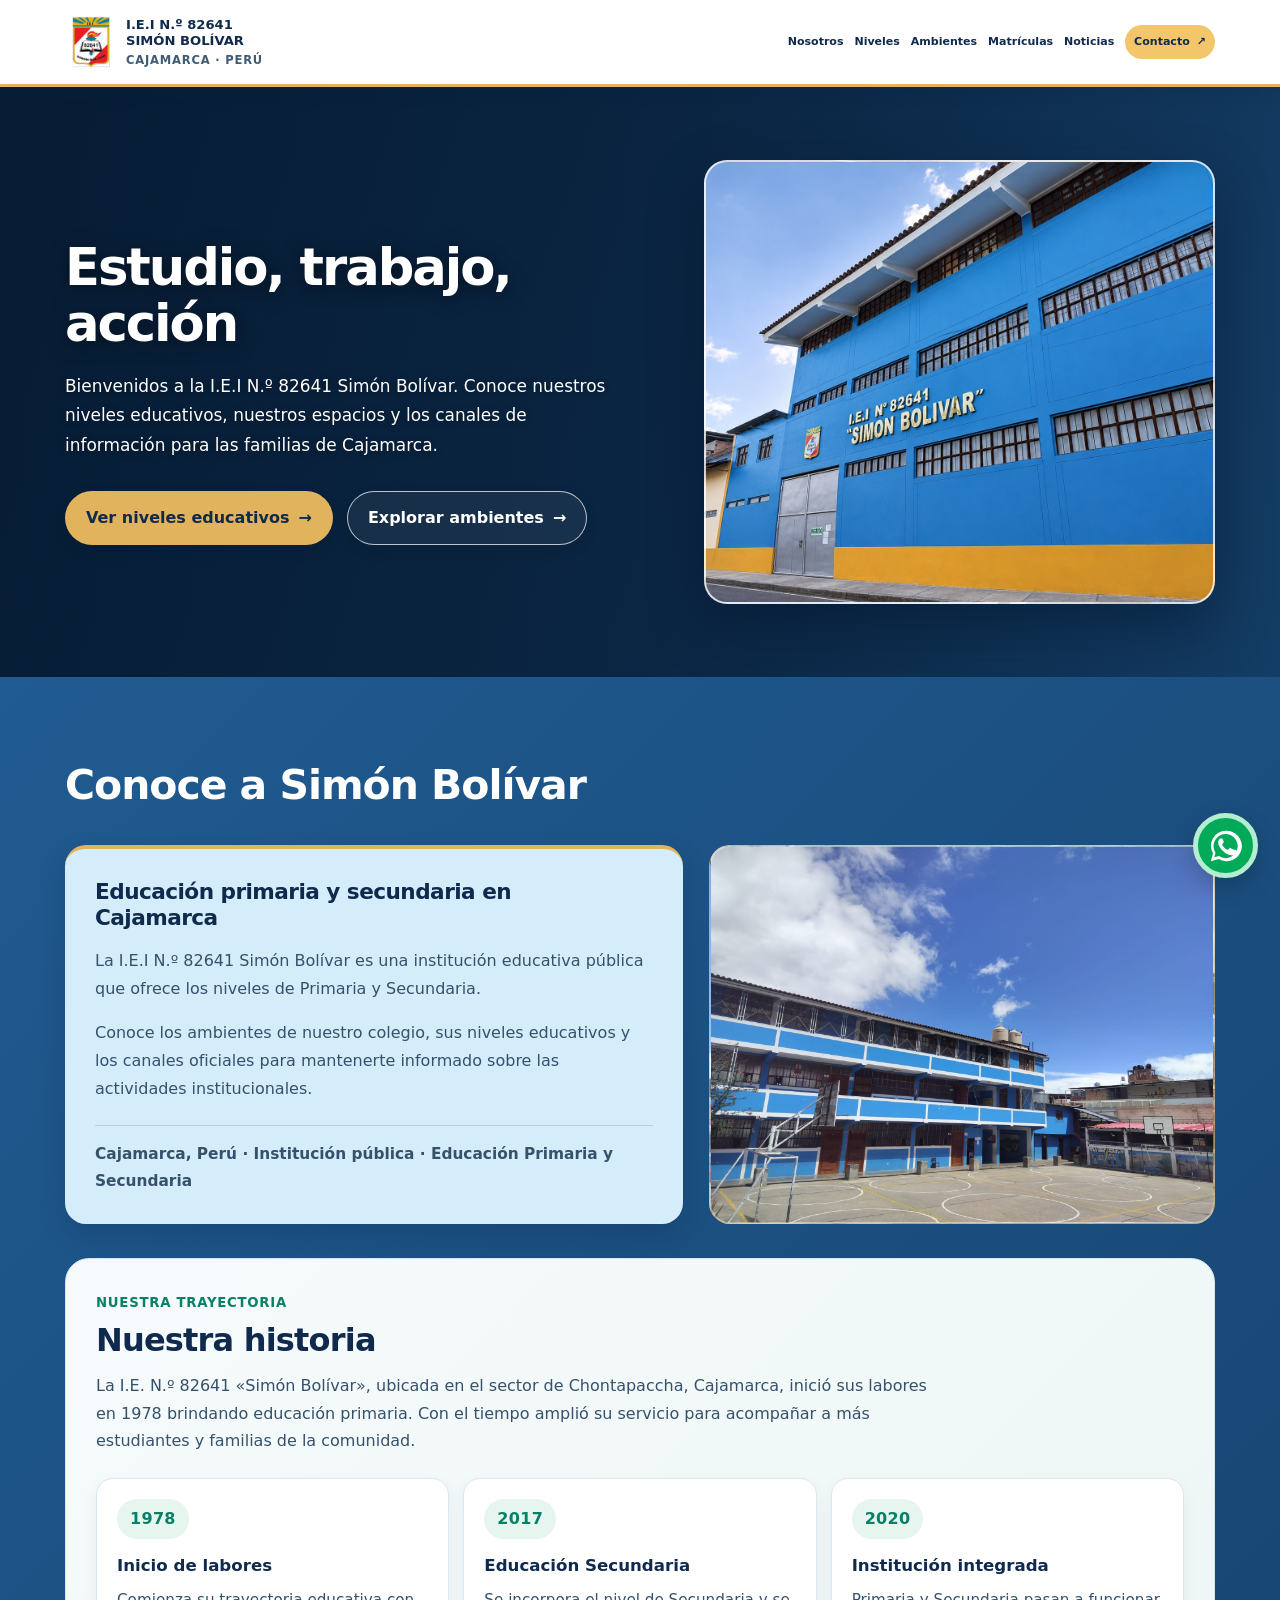
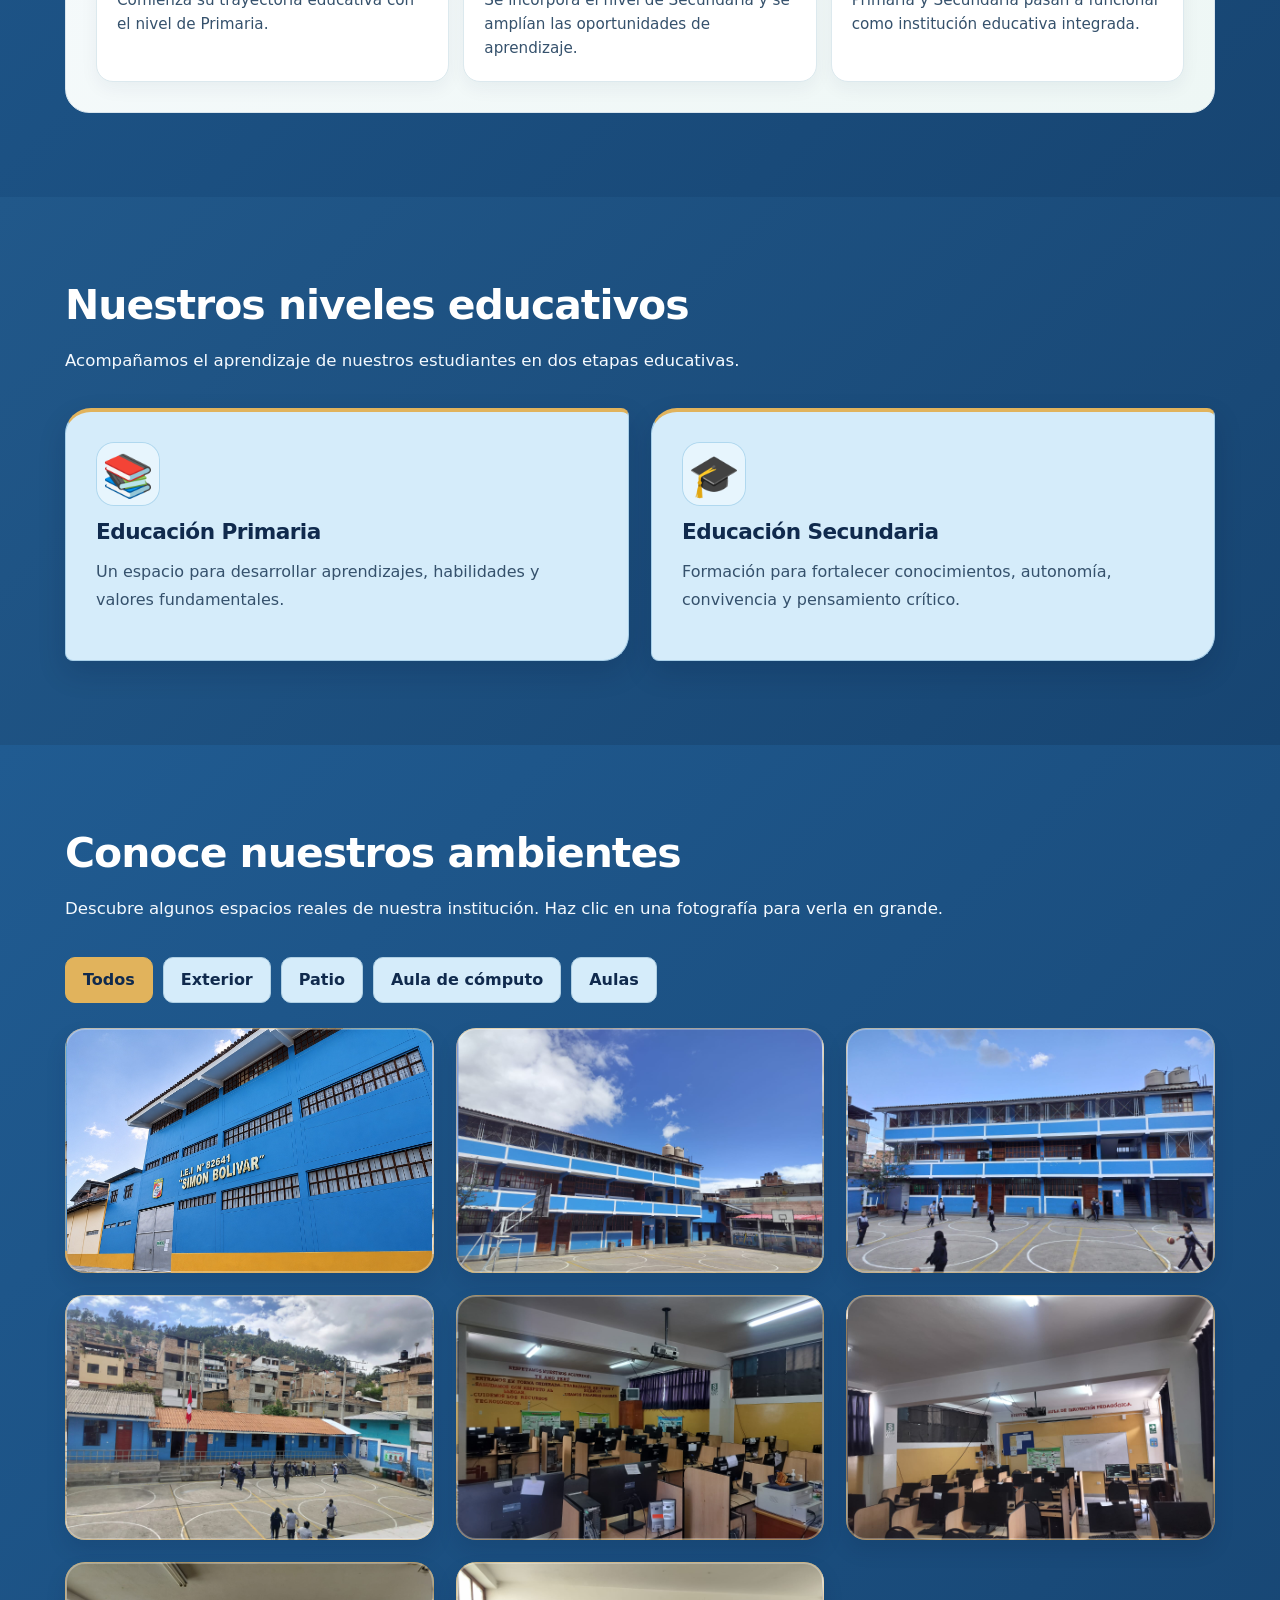
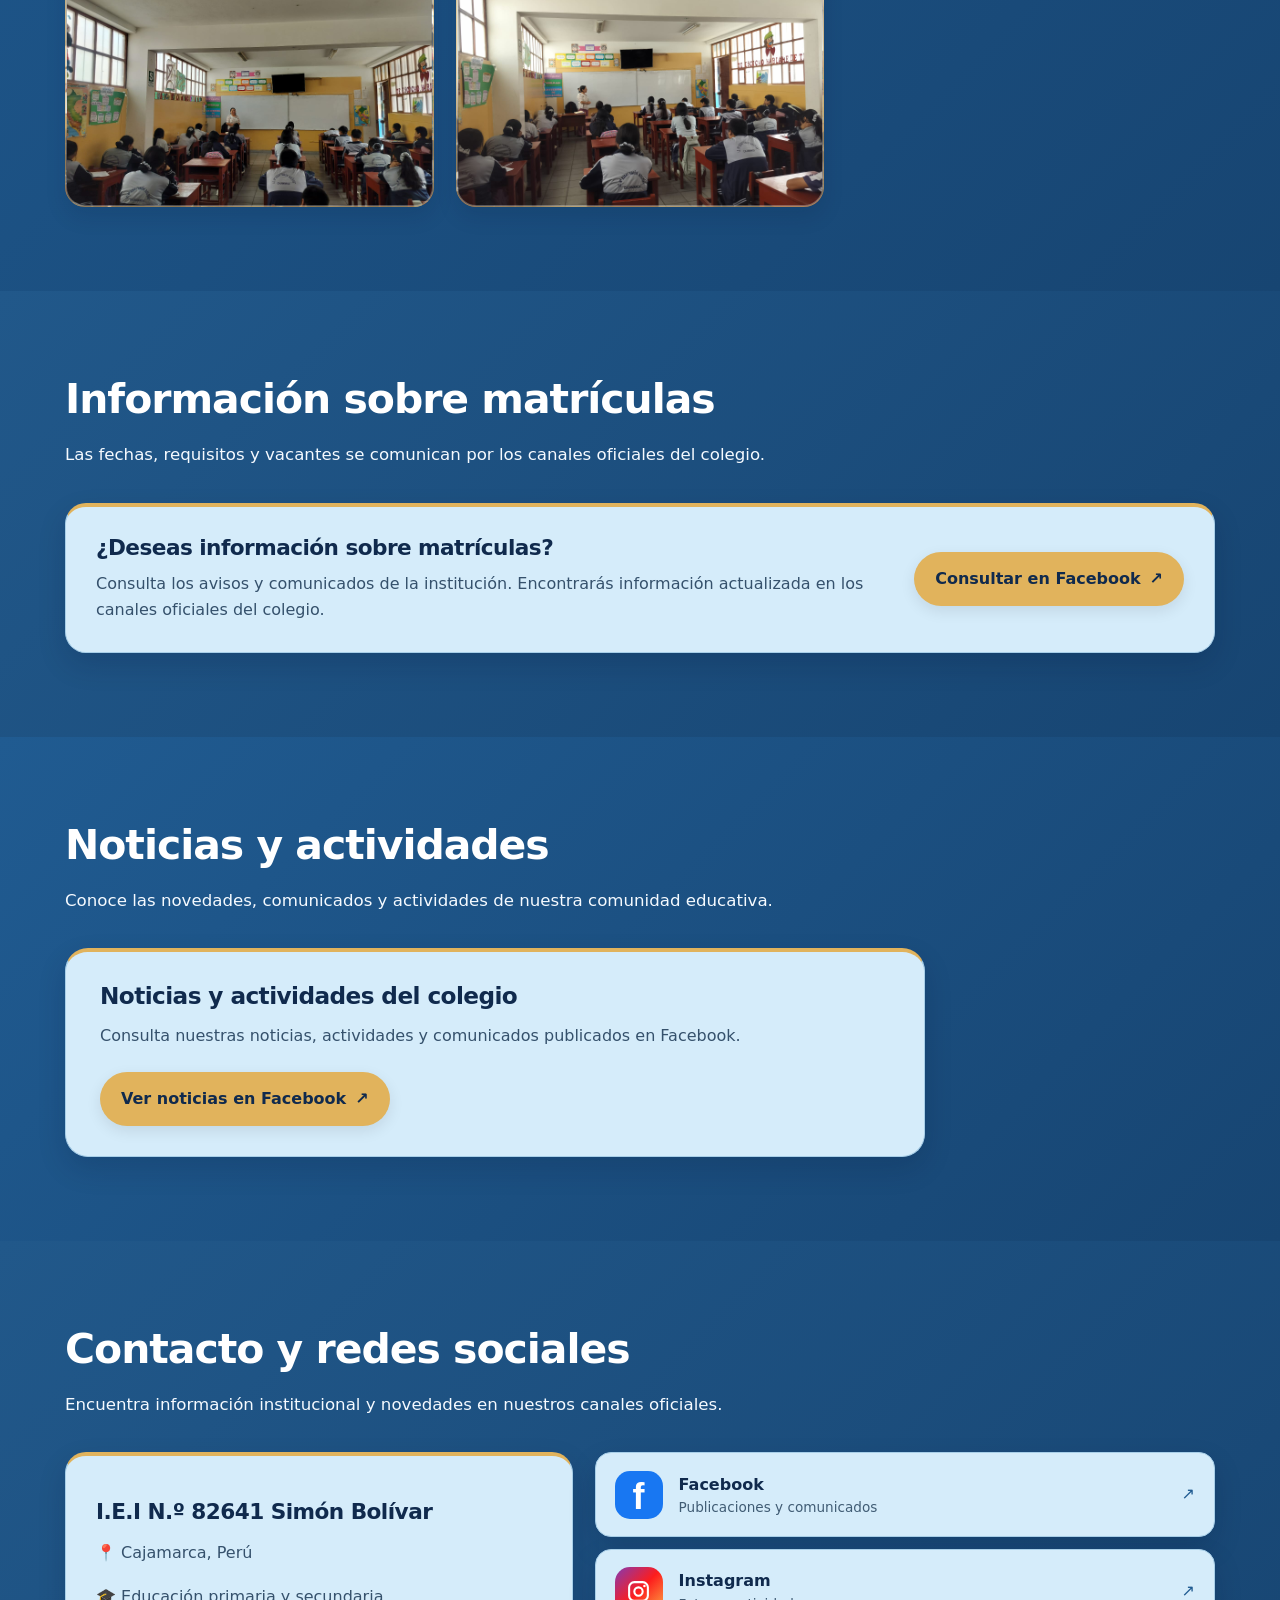
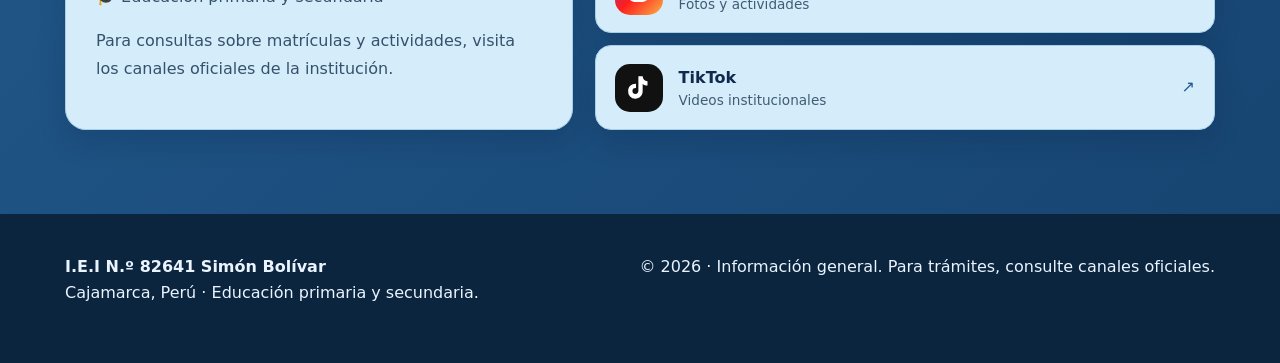
<file: index.html>
<!doctype html>
<html lang="es">
<head>
<meta charset="utf-8"><meta name="viewport" content="width=device-width,initial-scale=1">
<meta name="description" content="Página web oficial de la I.E. N.º 82641 Simón Bolívar de Cajamarca, Perú. Conoce nuestros niveles de primaria y secundaria, instalaciones, matrículas, noticias y contacto institucional.">
<title>I.E. N.º 82641 Simón Bolívar – Colegio en Cajamarca</title>
  
<script type="application/ld+json">
{
  "@context": "https://schema.org",
  "@type": "EducationalOrganization",
  "name": "I.E. N.º 82641 Simón Bolívar",
  "url": "https://iei82641simonbolivar.github.io/",
  "description": "Institución educativa pública de educación primaria y secundaria ubicada en Cajamarca, Perú.",
  "sameAs": [
    "https://www.facebook.com/profile.php?id=61596645175140",
    "https://www.instagram.com/iei.simonbolivarcajamarca/",
    "https://www.tiktok.com/@i.e.i.82641simon.bolivar"
  ]
}
</script>

<link rel="stylesheet" href="styles.css?v=20261125-original-restaurado">
</head>
<body>

<header class="header">
  <div class="wrap nav">
    <a class="brand" href="#inicio" aria-label="Inicio Simón Bolívar">
      <img src="assets/insignia.png" alt="Insignia de la I.E.I N.º 82641 Simón Bolívar" class="logo">
      <span>I.E.I N.º 82641 <strong>SIMÓN BOLÍVAR</strong><small>CAJAMARCA · PERÚ</small></span>
    </a>
    <button class="menu-toggle" aria-expanded="false" aria-controls="nav-menu" id="menu-toggle"><span aria-hidden="true">☰</span> Menú</button>
    <nav class="menu" id="nav-menu" aria-label="Principal">
      <a href="#nosotros">Nosotros</a><a href="#niveles">Niveles</a><a href="#ambientes">Ambientes</a>
      <a href="#matricula">Matrículas</a><a href="#noticias">Noticias</a><a href="#contacto" class="nav-contact">Contacto <span aria-hidden="true">↗</span></a>
    </nav>
  </div>
</header>
<main>
<section class="hero" id="inicio">
 <video class="hero-background-video" autoplay muted loop playsinline preload="metadata" aria-hidden="true" tabindex="-1">
   <source src="assets/fachada-animada.mp4" type="video/mp4">
 </video>
 <div class="hero-video-shade" aria-hidden="true"></div>
 <div class="wrap hero-grid">
   <div class="hero-copy">
      <h1>Estudio, trabajo, acción</h1>
      <p>Bienvenidos a la I.E.I N.º 82641 Simón Bolívar. Conoce nuestros niveles educativos, nuestros espacios y los canales de información para las familias de Cajamarca.</p>
      <div class="actions"><a class="btn primary" href="#niveles">Ver niveles educativos <span aria-hidden="true">→</span></a><a class="btn ghost" href="#ambientes">Explorar ambientes <span aria-hidden="true">→</span></a></div>
   </div>
   <div class="hero-photo photo-slot" data-image="fachada.jpg" role="img" aria-label="Fachada principal del colegio">
      <span class="photo-icon">🏫</span><strong>Fachada del colegio</strong><small>Fotografía institucional</small>
   </div>
 </div>
</section>
<section id="nosotros" class="section">
  <div class="wrap">
    <div class="heading"><h2>Conoce a Simón Bolívar</h2></div>
    <div class="institution-grid">
      <div class="institution-info">
        <h3>Educación primaria y secundaria en Cajamarca</h3>
        <p>La I.E.I N.º 82641 Simón Bolívar es una institución educativa pública que ofrece los niveles de Primaria y Secundaria.</p>
        <p>Conoce los ambientes de nuestro colegio, sus niveles educativos y los canales oficiales para mantenerte informado sobre las actividades institucionales.</p>
        <p class="institution-details">Cajamarca, Perú · Institución pública · Educación Primaria y Secundaria</p>
      </div>
      <div class="institution-photo" data-image="patio-2.jpeg" role="img" aria-label="Patio del colegio Simón Bolívar"></div>
    </div>
    <div class="school-history" aria-labelledby="school-history-title">
      <div class="school-history-intro">
        <span class="history-eyebrow">Nuestra trayectoria</span>
        <h3 id="school-history-title">Nuestra historia</h3>
        <p>La I.E. N.º 82641 «Simón Bolívar», ubicada en el sector de Chontapaccha, Cajamarca, inició sus labores en 1978 brindando educación primaria. Con el tiempo amplió su servicio para acompañar a más estudiantes y familias de la comunidad.</p>
      </div>
      <div class="history-timeline" aria-label="Momentos importantes de la institución">
        <article class="history-milestone"><span class="history-year">1978</span><h4>Inicio de labores</h4><p>Comienza su trayectoria educativa con el nivel de Primaria.</p></article>
        <article class="history-milestone"><span class="history-year">2017</span><h4>Educación Secundaria</h4><p>Se incorpora el nivel de Secundaria y se amplían las oportunidades de aprendizaje.</p></article>
        <article class="history-milestone"><span class="history-year">2020</span><h4>Institución integrada</h4><p>Primaria y Secundaria pasan a funcionar como institución educativa integrada.</p></article>
      </div>
    </div>
  </div>
</section>
<section id="niveles" class="section soft">
 <div class="wrap">
  <div class="heading"><h2>Nuestros niveles educativos</h2><p>Acompañamos el aprendizaje de nuestros estudiantes en dos etapas educativas.</p></div>
  <div class="cards two">
    <article class="card level"><div class="level-icon">📚</div><h3>Educación Primaria</h3><p>Un espacio para desarrollar aprendizajes, habilidades y valores fundamentales.</p></article>
    <article class="card level"><div class="level-icon">🎓</div><h3>Educación Secundaria</h3><p>Formación para fortalecer conocimientos, autonomía, convivencia y pensamiento crítico.</p></article>
  </div>
 </div>
</section>
<section id="ambientes" class="section">
 <div class="wrap">
   <div class="heading"><h2>Conoce nuestros ambientes</h2><p>Descubre algunos espacios reales de nuestra institución. Haz clic en una fotografía para verla en grande.</p></div>
   <div class="filters" role="group" aria-label="Filtrar fotografías">
     <button class="filter active" data-filter="todos" aria-pressed="true">Todos</button>
     <button class="filter" data-filter="exteriores" aria-pressed="false">Exterior</button>
     <button class="filter" data-filter="patio" aria-pressed="false">Patio</button>
     <button class="filter" data-filter="computo" aria-pressed="false">Aula de cómputo</button>
     <button class="filter" data-filter="aulas" aria-pressed="false">Aulas</button>
   </div>
   <div class="cards gallery">
     <button type="button" class="gallery-card" data-group="exteriores" data-file="fachada.jpg" data-title="Fachada principal" aria-label="Ver fotografía ampliada: Fachada principal"><span class="photo-placeholder">Fotografía del colegio</span></button>
     <button type="button" class="gallery-card" data-group="patio exteriores" data-file="patio-2.jpeg" data-title="Patio principal" aria-label="Ver fotografía ampliada: Patio principal"><span class="photo-placeholder">Fotografía del colegio</span></button>
     <button type="button" class="gallery-card" data-group="patio exteriores" data-file="patio.jpg" data-title="Patio del colegio: otra vista" aria-label="Ver fotografía ampliada: Patio del colegio: otra vista"><span class="photo-placeholder">Fotografía del patio</span></button>
     <button type="button" class="gallery-card" data-group="patio exteriores" data-file="patio-3.jpeg" data-title="Patio y bandera del Perú" aria-label="Ver fotografía ampliada: Patio y bandera del Perú"><span class="photo-placeholder">Fotografía del patio</span></button>
     <button type="button" class="gallery-card" data-group="computo" data-file="computo-1.jpeg" data-title="Aula de cómputo: vista general" aria-label="Ver fotografía ampliada: Aula de cómputo: vista general"><span class="photo-placeholder">Fotografía del aula</span></button>
     <button type="button" class="gallery-card" data-group="computo" data-file="computo-2.jpeg" data-title="Aula de innovación pedagógica" aria-label="Ver fotografía ampliada: Aula de innovación pedagógica"><span class="photo-placeholder">Fotografía del aula</span></button>
     <button type="button" class="gallery-card" data-group="aulas" data-file="aula-1.jpeg" data-title="Aula de clases: primera vista" aria-label="Ver fotografía ampliada: Aula de clases: primera vista"><span class="photo-placeholder">Fotografía del aula</span></button>
     <button type="button" class="gallery-card" data-group="aulas" data-file="aula-2.jpeg" data-title="Aula de clases: segunda vista" aria-label="Ver fotografía ampliada: Aula de clases: segunda vista"><span class="photo-placeholder">Fotografía del aula</span></button>
   </div>
   <p id="gallery-empty" class="gallery-empty" hidden>No se encontraron fotografías en esta categoría.</p>
 </div>
</section>
<section id="matricula" class="section soft">
 <div class="wrap">
  <div class="heading"><h2>Información sobre matrículas</h2><p>Las fechas, requisitos y vacantes se comunican por los canales oficiales del colegio.</p></div>
  <div class="info-banner">
    <div><h3>¿Deseas información sobre matrículas?</h3><p>Consulta los avisos y comunicados de la institución. Encontrarás información actualizada en los canales oficiales del colegio.</p></div>
    <a class="btn primary" href="https://www.facebook.com/profile.php?id=61596645175140" target="_blank" rel="noopener noreferrer">Consultar en Facebook <span aria-hidden="true">↗</span></a>
  </div>
 </div>
</section>
<section id="noticias" class="section">
 <div class="wrap">
  <div class="heading"><h2>Noticias y actividades</h2><p>Conoce las novedades, comunicados y actividades de nuestra comunidad educativa.</p></div>
  <div class="news-clean">
    <div class="news-clean-body">
      <h3>Noticias y actividades del colegio</h3>
      <p>Consulta nuestras noticias, actividades y comunicados publicados en Facebook.</p>
      <a class="btn primary" href="https://www.facebook.com/profile.php?id=61596645175140" target="_blank" rel="noopener noreferrer">Ver noticias en Facebook <span aria-hidden="true">↗</span></a>
    </div>
  </div>
 </div>
</section>
<section id="contacto" class="section soft">
 <div class="wrap">
  <div class="heading"><h2>Contacto y redes sociales</h2><p>Encuentra información institucional y novedades en nuestros canales oficiales.</p></div>
  <div class="contact-layout">
    <article class="card contact-about"><h3>I.E.I N.º 82641 Simón Bolívar</h3><p>📍 Cajamarca, Perú</p><p>🎓 Educación primaria y secundaria</p><p>Para consultas sobre matrículas y actividades, visita los canales oficiales de la institución.</p></article>
    <div class="social-grid">
      <a class="social-card facebook" href="https://www.facebook.com/profile.php?id=61596645175140" target="_blank" rel="noopener noreferrer" aria-label="Abrir Facebook del colegio"><span class="brand-mark"><span class="facebook-letter" aria-hidden="true">f</span></span><span><strong>Facebook</strong><small>Publicaciones y comunicados</small></span><span aria-hidden="true">↗</span></a>
      <a class="social-card instagram" href="https://www.instagram.com/iei.simonbolivarcajamarca/" target="_blank" rel="noopener noreferrer" aria-label="Abrir Instagram del colegio"><span class="brand-mark"><svg viewBox="0 0 24 24" aria-hidden="true"><rect x="3" y="3" width="18" height="18" rx="5" fill="none" stroke="currentColor" stroke-width="2"/><circle cx="12" cy="12" r="4" fill="none" stroke="currentColor" stroke-width="2"/><circle cx="17.7" cy="6.6" r="1.2" fill="currentColor"/></svg></span><span><strong>Instagram</strong><small>Fotos y actividades</small></span><span aria-hidden="true">↗</span></a>
      <a class="social-card tiktok" href="https://www.tiktok.com/@i.e.i.82641simon.bolivar" target="_blank" rel="noopener noreferrer" aria-label="Abrir TikTok del colegio"><span class="brand-mark"><svg viewBox="0 0 24 24" aria-hidden="true"><path fill="currentColor" d="M15.7 2c.2 2.6 1.7 4.2 4.3 4.4v3.8c-1.8 0-3.1-.5-4.3-1.4v6.4c0 4.1-2.9 6.8-6.5 6.8A6.4 6.4 0 0 1 2.8 15c0-3.8 3.1-6.6 7-6.4v3.8a2.7 2.7 0 0 0-3.2 2.7c0 1.6 1.1 2.7 2.6 2.7 1.8 0 2.7-1.3 2.7-3.1V2h3.8Z"/></svg></span><span><strong>TikTok</strong><small>Videos institucionales</small></span><span aria-hidden="true">↗</span></a>
    </div>
  </div>
 </div>
</section>
</main>
<footer><div class="wrap footer-content"><div><strong>I.E.I N.º 82641 Simón Bolívar</strong><p>Cajamarca, Perú · Educación primaria y secundaria.</p></div><div><p>© <span id="year"></span> · Información general. Para trámites, consulte canales oficiales.</p></div></div></footer>
<div class="sia-widget" id="sia-widget">
  <section class="sia-panel" id="sia-panel" role="dialog" aria-modal="false" aria-label="Conversar con SIA" aria-hidden="true" hidden>
    <div class="sia-panel-header">
      <img src="assets/insignia.png" alt="Insignia del colegio" class="sia-avatar" loading="lazy">
      <div class="sia-heading"><strong>SIA · Simón Bolívar</strong><span>Asistente virtual</span></div>
      <button class="sia-close" id="sia-close" type="button" aria-label="Cerrar ventana de SIA">×</button>
    </div>
    <div class="sia-panel-body"><div class="sia-greeting">¡Hola! 👋 Soy SIA, la asistente virtual de la I.E. Simón Bolívar de Cajamarca. ¿En qué puedo ayudarte?</div></div>
    <div class="sia-panel-footer"><a class="sia-start" id="sia-start" href="#" target="_blank" rel="noopener noreferrer" aria-label="Iniciar conversación de WhatsApp con SIA">Iniciar conversación <span aria-hidden="true">↗</span></a></div>
  </section>
  <button class="sia-launcher" id="sia-launcher" type="button" aria-controls="sia-panel" aria-expanded="false" aria-label="Abrir chat de SIA por WhatsApp" title="Consulta con SIA">
    <svg viewBox="0 0 32 32" aria-hidden="true" focusable="false"><path fill="currentColor" d="M16 2.5a13.3 13.3 0 0 0-11.5 20L2.5 29.5l7.2-1.9A13.5 13.5 0 1 0 16 2.5Zm0 24.3c-2.1 0-4.1-.6-5.8-1.7l-.4-.2-4.2 1.1 1.1-4.1-.3-.4a10.7 10.7 0 1 1 9.6 5.3Zm5.9-8c-.3-.2-1.9-1-2.2-1.1-.3-.1-.5-.2-.7.2-.2.3-.8 1.1-1 1.3-.2.2-.4.3-.7.1-.4-.2-1.5-.5-2.8-1.8-1-1-1.6-2.2-1.8-2.6-.2-.4 0-.6.2-.8l.6-.7.4-.6c.1-.2 0-.5 0-.7l-1-2.3c-.2-.6-.5-.5-.8-.5h-.7c-.3 0-.7.1-1 .5-.4.4-1.4 1.4-1.4 3.4 0 2 1.5 3.9 1.7 4.2.2.3 3 4.6 7.3 6.2 1 .3 1.7.5 2.3.6 1 .2 1.8.1 2.5-.2.7-.3 2.1-1 2.4-2 .3-.9.3-1.7.2-1.9-.1-.2-.4-.4-.7-.5Z"/></svg>
  </button>
</div>
<dialog id="lightbox" aria-label="Fotografía del ambiente"><button id="close-dialog" class="close-dialog" aria-label="Cerrar fotografía">×</button><h3 id="dialog-title"></h3><div id="dialog-content"></div></dialog>
<script src="config.js?v=20261125-sia2"></script><script src="script.js?v=20261125-sia2"></script>
</body>
</html>
</file>
<file: styles.css>
:root {--navy:#102A4D;--blue:#205B91;--gold:#E1B35C;--sky:#D5ECFA;--ink:#102A4D;--soft:#405C74;--line:#AFCFE3}
*{box-sizing:border-box}html{scroll-behavior:smooth;scroll-padding-top:85px}body{margin:0;font:16px/1.65 system-ui,-apple-system,"Segoe UI",Arial,sans-serif;color:#102A4D;background:#174572}button,input{font:inherit}a{color:inherit}button{cursor:pointer}a:focus-visible,button:focus-visible{outline:3px solid var(--gold);outline-offset:3px}.wrap{width:min(1150px,92%);margin:auto}
.header{background:#fff;position:sticky;top:0;z-index:100;box-shadow:0 3px 15px #0b24402b}.nav{min-height:84px;display:flex;align-items:center;justify-content:space-between;gap:20px}.brand{display:flex;align-items:center;gap:14px;text-decoration:none;color:var(--navy);font-weight:800;line-height:1.22;font-size:.93rem}.brand strong,.brand small{display:block}.brand small{font-size:.72rem;color:#405c74;letter-spacing:.07em;margin-top:4px}.logo{width:65px;height:65px;object-fit:contain}.menu{display:flex;align-items:center;gap:22px}.menu a{text-decoration:none;color:var(--navy);font-weight:750;font-size:.88rem}.menu a:hover{color:#205B91}.menu-toggle{display:none;padding:8px 12px;border:1px solid var(--line);background:white;color:var(--navy);border-radius:10px}
h1,h2,h3{line-height:1.22;letter-spacing:-.025em}h2{font-size:clamp(1.85rem,3.2vw,2.8rem);margin:10px 0 16px}h3{font-size:1.35rem}p{margin:0 0 16px}.eyebrow{font-size:.78rem;font-weight:850;color:#F3C66C;text-transform:uppercase;letter-spacing:.14em}.section{padding:84px 0;background:linear-gradient(135deg,#205B91,#174572);color:#fff}.section.soft{background:linear-gradient(135deg,#21588A,#174572)}.heading{max-width:880px;margin-bottom:34px}.heading h2,.heading p{color:#fff}.heading p{font-size:1.04rem;color:#edf6ff}
.hero{color:#fff;background:linear-gradient(110deg,#102a4d,#205B91);background-size:cover;background-position:center}.hero-grid{min-height:590px;display:grid;grid-template-columns:1.07fr .93fr;gap:clamp(24px,4vw,55px);align-items:center;padding:64px 0}.hero-copy h1{font-size:clamp(2.2rem,4vw,4rem);margin:20px 0;font-weight:850;letter-spacing:-.04em;color:#fff;text-shadow:0 2px 10px #0004}.hero-copy>p{max-width:560px;color:#f1f6fc;line-height:1.75;font-size:1.06rem}.actions{display:flex;flex-wrap:wrap;gap:14px;margin-top:30px}.btn{display:inline-flex;justify-content:center;align-items:center;min-height:48px;padding:13px 20px;border:1.5px solid transparent;border-radius:12px;text-decoration:none;font-weight:750;transition:transform .2s}.btn:hover{transform:translateY(-2px)}.btn.primary{color:#102a4d;background:#efbc5a}.btn.ghost{border-color:#ffffffb7;background:#ffffff0f;color:#fff}.hero-photo{min-height:355px;aspect-ratio:1.15;border:2px solid #ffffffa6;border-radius:23px;box-shadow:0 22px 48px #00172d60;background:linear-gradient(135deg,#3974a0,#102a4d);background-size:cover;background-position:center;display:flex;align-items:center;justify-content:center;flex-direction:column;overflow:hidden;text-align:center}.hero-photo.has-photo>*{display:none}.photo-icon{font-size:4rem}
.institution-grid{display:grid;grid-template-columns:1.1fr .9fr;align-items:stretch;gap:26px}.institution-info{color:#102a4d;background:#D5ECFA;border-top:4px solid var(--gold);border-radius:21px;padding:30px}.institution-info h3{color:#102a4d;margin:0 0 15px}.institution-info p{color:#355974;line-height:1.75}.institution-info .motto-line{color:#102a4d;background:#e9f6fc;border-radius:12px;padding:11px 14px}.facts{display:flex;gap:10px;flex-wrap:wrap;margin-top:20px}.facts span{background:#e9f6fc;color:#102a4d;border:1px solid #b5d3e6;border-radius:12px;padding:8px 12px;font-weight:700;font-size:.86rem}.institution-photo{border:2px solid #ffffff5c;background:#32719e;min-height:340px;border-radius:21px;background-size:cover;background-position:center}
.cards{display:grid;gap:22px}.cards.two{grid-template-columns:repeat(2,minmax(0,1fr))}.card{background:#D5ECFA;color:#102a4d;padding:30px;border-radius:21px;border:1px solid #A8CFE8;border-top:4px solid var(--gold);box-shadow:0 10px 20px #001b3422}.card h3{color:#102a4d;margin:13px 0}.card p{color:#405c74;line-height:1.75}.level{min-height:230px}.level-icon{font-size:2.6rem}
.filters{display:flex;flex-wrap:wrap;gap:10px;margin-bottom:25px}.filter{padding:9px 17px;color:#102a4d;border:1px solid #AFCFE3;background:#D5ECFA;border-radius:30px}.filter.active{background:#E1B35C;border-color:#E1B35C}.gallery{grid-template-columns:repeat(3,minmax(0,1fr))}.gallery-card{position:relative;border:1px solid #a8cfe8;border-radius:20px;min-height:245px;overflow:hidden;padding:0;display:flex;align-items:flex-end;text-align:left;background:#D5ECFA;background-position:center;background-size:cover;box-shadow:0 10px 20px #001b3420;transition:transform .2s}.gallery-card:hover{transform:translateY(-3px)}.photo-placeholder{position:absolute;inset:0;display:grid;place-items:center;font-size:4rem;background:linear-gradient(135deg,#d5ecfa,#aacfe8)}.gallery-card.with-photo .photo-placeholder{display:none}.gallery-card[hidden],.gallery-card.unavailable{display:none!important}.gallery-caption{position:relative;width:100%;display:flex;flex-direction:column;gap:3px;padding:50px 18px 17px;background:linear-gradient(transparent,#0b2a4df0);color:#fff!important}.gallery-caption strong,.gallery-caption small{color:#fff!important}.gallery-caption small{font-size:.83rem;color:#deedfc!important}
.info-banner,.news-feature{display:flex;align-items:center;justify-content:space-between;gap:24px;background:#D5ECFA;border:1px solid #A8CFE8;border-top:4px solid #E1B35C;color:#102a4d;border-radius:21px;padding:28px 30px}.info-banner h3,.news-feature h3{color:#102a4d;margin:0 0 10px}.info-banner p,.news-feature p{color:#405c74;margin:0}.info-banner .btn,.news-feature .btn{background:#E1B35C;color:#102a4d;flex-shrink:0}.news-feature-icon{font-size:2.5rem}
.contact-layout{display:grid;grid-template-columns:.9fr 1.1fr;gap:22px}.social-grid{display:grid;gap:12px}.social-card{background:#D5ECFA;color:#102a4d;border:1px solid #A8CFE8;border-radius:16px;padding:15px 19px;display:flex;align-items:center;gap:16px;text-decoration:none;transition:transform .2s}.social-card:hover{transform:translateY(-2px)}.social-card .brand-mark{display:grid;place-items:center;flex-shrink:0;background:#1877F2;color:#fff;width:48px;height:48px;border-radius:12px;font:bold 2rem Arial,sans-serif}.social-card.instagram .brand-mark{background:linear-gradient(135deg,#833ab4,#fd1d1d,#fcb045)}.social-card.tiktok .brand-mark{background:#111}.social-card span:nth-child(2){flex:1;min-width:0}.social-card strong{display:block;color:#102a4d}.social-card small{display:block;color:#405c74;font-size:.85rem;line-height:1.4}.social-card>span:last-child{color:#205B91}
footer{background:#0c253f;color:#e9f4ff;padding:40px 0}.footer-content{display:flex;align-items:flex-start;justify-content:space-between;gap:25px}.footer-content a{color:#fff;text-decoration:underline}.float-links{position:fixed;bottom:20px;right:20px;z-index:99}.float-links .fb-float{width:52px;height:52px;border-radius:50%;display:grid;place-items:center;background:#1877F2!important;box-shadow:0 6px 20px #0005;color:white!important;text-decoration:none}.float-links svg{width:31px;height:31px;fill:currentColor}
dialog{background:#fff;color:#102a4d;border:0;border-radius:20px;padding:24px;box-shadow:0 24px 70px #0007;width:min(920px,94vw)}dialog::backdrop{background:#06182bd9}.close-dialog{float:right;background:#edf4fa;border:0;border-radius:9px;padding:5px 13px;font-size:1.5rem}#dialog-content img{width:100%;max-height:70vh;object-fit:contain}
@media(max-width:940px){.menu-toggle{display:block}.menu{display:none;position:absolute;top:83px;left:0;right:0;background:#fff;padding:20px 5%;box-shadow:0 16px 22px #0003;flex-direction:column;gap:15px}.menu.open{display:flex}.hero-grid,.institution-grid,.contact-layout{grid-template-columns:1fr}.hero-photo{min-height:300px;aspect-ratio:16/9}.gallery{grid-template-columns:repeat(2,1fr)}}
@media(max-width:620px){.nav{min-height:74px}.logo{width:52px;height:52px}.menu{top:73px}.hero-grid{padding:44px 0 55px;min-height:auto;gap:26px}.hero-copy h1{font-size:2.3rem}.hero-photo{min-height:250px;aspect-ratio:4/3}.hero .actions .btn{width:100%}.section{padding:56px 0}.heading{margin-bottom:25px}.cards.two,.gallery{grid-template-columns:1fr}.institution-info,.card{padding:22px}.institution-photo{min-height:230px}.info-banner,.news-feature{align-items:flex-start;flex-direction:column;padding:22px}.contact-layout{grid-template-columns:1fr}.footer-content{flex-direction:column}.social-card{padding:13px}}
@media(prefers-reduced-motion:reduce){html{scroll-behavior:auto}.btn,.gallery-card,.social-card{transition:none}}

/* ==========================================
   MEJORAS VISUALES - Botones, transiciones y accesibilidad
   Conserva la identidad institucional y las secciones existentes
   ========================================== */
:root {--motion:cubic-bezier(.2,.8,.2,1)}
body { -webkit-font-smoothing:antialiased; }
.header { border-bottom:3px solid var(--gold); }
.header .brand { transition:opacity .2s var(--motion) }
.header .brand:hover { opacity:.82 }
.menu a { position:relative; transition:color .2s var(--motion) }
.menu a:not(.nav-contact)::after {content:"";position:absolute;bottom:-7px;left:0;right:100%;height:2px;background:var(--gold);transition:right .25s var(--motion)}
.menu a:not(.nav-contact):hover::after, .menu a:not(.nav-contact):focus-visible::after {right:0}
.menu .nav-contact {display:inline-flex;align-items:center;gap:7px;color:#102A4D;background:#f3c66c;padding:10px 15px;border-radius:999px}
.menu .nav-contact:hover {color:#102A4D;background:#e1b35c}
.btn { border-radius:999px; box-shadow:0 5px 15px rgba(0,0,0,.09); gap:9px; transition:transform .25s var(--motion),box-shadow .25s var(--motion),background .25s var(--motion) }
.btn:hover { transform:translateY(-3px);box-shadow:0 10px 20px rgba(0,0,0,.2) }
.btn:active {transform:translateY(0)}
.btn.primary {background:var(--gold); color:var(--navy)}
.btn.primary:hover { background:#f4ca76 }
.btn.ghost:hover {background:rgba(255,255,255,.18)}
.hero-copy h1 {max-width:13ch;line-height:1.1}
.hero-copy>p {color:#fff;text-shadow:0 1px 6px rgba(0,0,0,.4)}
.hero .eyebrow {color:#f7d58d}
.hero-photo,.institution-photo {transition:transform .4s var(--motion),box-shadow .4s var(--motion)}
.hero-photo:hover,.institution-photo:hover {transform:translateY(-4px)}
.card,.institution-info,.news-feature,.info-banner,.social-card {transition:transform .3s var(--motion),box-shadow .3s var(--motion)}
.card:hover,.news-feature:hover,.info-banner:hover {transform:translateY(-3px);box-shadow:0 15px 30px rgba(0,15,36,.23)}
.level-icon {display:grid;place-items:center;width:64px;height:64px;border-radius:18px;background:#e7f5fd;box-shadow:inset 0 0 0 1px #b0d8ef}
.level {border-radius:26px 8px 26px 8px;min-height:215px}
.gallery-card {border:2px solid rgba(255,255,255,.28);transition:transform .3s var(--motion), box-shadow .3s var(--motion), border-color .3s var(--motion)}
.gallery-card:hover {transform:translateY(-5px);box-shadow:0 18px 30px rgba(0,12,34,.32);border-color:#f3c66c}
.gallery-card:focus-visible {outline-offset:5px}
.gallery-card .photo-placeholder {font-size:.95rem;font-weight:700;color:#173b5d;text-align:center;padding:1rem}
.gallery-card.with-photo .gallery-caption {background:linear-gradient(0deg,rgba(6,20,43,.94),rgba(6,20,43,.35) 85%,transparent)}
.filter {font-weight:700;transition:background .2s var(--motion),color .2s var(--motion),transform .2s var(--motion)}
.filter:hover {transform:translateY(-2px);background:#e9f5fd}
.filter.active:hover {background:#edc56c}
.gallery-empty {padding:14px 20px;border-radius:15px;background:#e4f2fa;color:#102a4d;margin-top:1rem;font-weight:650}
.gallery-empty[hidden] {display:none!important}
.social-card {min-height:84px}
.social-card:hover {transform:translateX(5px);box-shadow:0 10px 25px rgba(0,15,36,.23)}
.social-card .brand-mark {border-radius:15px}
.social-card .brand-mark svg {width:27px;height:27px}
.social-card.instagram .brand-mark svg {width:25px;height:25px}
.float-links .fb-float {transition:transform .2s var(--motion),box-shadow .2s var(--motion)}
.float-links .fb-float:hover {transform:scale(1.08);box-shadow:0 8px 24px #0006}
/* Textos de contraste alto */
.section .heading h2,.section .heading p,.section .heading .eyebrow {text-shadow:none}
.section .heading .eyebrow {color:#f6ce74}
.section .heading h2 {color:#fff!important}
.section .heading p {color:#f5faff!important}
.institution-info h3,.card h3,.contact-about h3,.news-feature h3,.info-banner h3 {color:#102A4D!important}
.institution-info p,.card p,.contact-about p,.news-feature p,.info-banner p {color:#35516c!important}
/* Animación discreta, como en el prototipo nuevo */
@keyframes slide-up {from{opacity:0;transform:translateY(12px)}to{opacity:1;transform:translateY(0)}}
.hero-copy {animation:slide-up .6s var(--motion) both}
.hero-photo {animation:slide-up .65s .08s var(--motion) both}
@media(max-width:940px){.menu .nav-contact{justify-content:center;width:min(260px,100%)}.menu a:not(.nav-contact)::after{display:none}}
@media(max-width:620px){.hero-copy h1{max-width:none}.gallery-card{min-height:230px}.level-icon{width:56px;height:56px}.btn{width:100%}.menu-toggle{border-radius:999px;font-weight:750}}
@media(prefers-reduced-motion:reduce){.hero-copy,.hero-photo{animation:none}.header .brand,.menu a,.btn,.card,.level,.social-card,.gallery-card,.institution-info,.news-feature,.info-banner,.filter,.hero-photo,.institution-photo,.float-links .fb-float{transition:none!important}}

/* Noticias conectadas visualmente con la pagina publica de Facebook. */
.news-strip{display:flex;align-items:stretch;gap:0;background:#102a4d;border:1px solid #e1b35c;border-radius:16px;overflow:hidden;margin:4px 0 24px;color:#fff}
.news-strip>strong{flex:none;display:grid;place-items:center;padding:14px 17px;background:#e1b35c;color:#102a4d;font-size:.81rem;letter-spacing:.04em;z-index:1}
.news-strip-window{position:relative;overflow:hidden;min-height:48px;display:flex;align-items:center;flex:1;min-width:0}
.news-strip-moving{white-space:nowrap;display:inline-block;min-width:max-content;padding-left:100%;animation:news-glide 24s linear infinite;font-weight:600;color:#fff}
.news-strip-moving span{color:#e1b35c}
.news-strip:hover .news-strip-moving{animation-play-state:paused}
@keyframes news-glide{to{transform:translateX(-100%)}}
.facebook-news-layout{display:grid;grid-template-columns:minmax(0,1fr) minmax(280px,500px);gap:25px;align-items:start}
.facebook-news-copy{border:1px solid #b5d8eb;border-top:4px solid #e1b35c;background:#dceffa;padding:28px;border-radius:21px;color:#102a4d;display:flex;align-items:flex-start;flex-direction:column;gap:15px}
.fb-news-identity{display:flex;align-items:center;gap:14px}
.fb-news-identity span{font-weight:900;font-family:Arial,sans-serif;font-size:1.7rem;display:grid;place-items:center;width:48px;height:48px;border-radius:50%;color:white;background:#1877f2}
.fb-news-identity h3{color:#102a4d;margin:0;font-size:1.32rem}
.facebook-news-copy p{color:#30516a;margin:0}
.facebook-news-copy small{color:#405c74;line-height:1.5}
.facebook-feed-wrap{width:100%;min-height:520px;background:#e8f4fa;border:1px solid #b5d8eb;border-radius:21px;overflow:hidden;display:flex;justify-content:center;align-items:flex-start}
.facebook-feed-wrap iframe{width:100%;max-width:500px;min-height:520px}
@media(max-width:760px){.facebook-news-layout{grid-template-columns:1fr}.facebook-feed-wrap{min-height:520px}.news-strip>strong{font-size:.7rem;padding:10px}.news-strip-moving{font-size:.84rem}}
@media(prefers-reduced-motion:reduce){.news-strip-moving{animation:none;transform:none;padding:10px;min-width:0;white-space:normal}}

/* Corrección: fachada original a color, sin capa oscura encima. */
.hero-photo.with-photo { background-blend-mode:normal!important; filter:none!important; opacity:1!important; }
.hero-photo.with-photo > * { display:none!important; }
/* Facebook: ventana de publicaciones en lugar de mostrar toda la cabecera de la pagina.
   El contenido del iframe pertenece a Meta y puede cambiar de tamaño sin previo aviso. */
.facebook-feed-wrap {height:510px;min-height:0;overflow:hidden;position:relative;align-items:stretch;background:#fff}
.facebook-feed-crop {height:510px;width:100%;max-width:500px;overflow:hidden;margin:0 auto;position:relative}
.facebook-feed-crop iframe {display:block;position:absolute;left:0;top:-105px;width:100%;height:650px;min-height:650px;border:0}
.compact-news .facebook-news-copy {min-height:230px}
@media(max-width:760px){.facebook-feed-wrap,.facebook-feed-crop{height:470px}.facebook-feed-crop iframe{height:620px;min-height:620px}}

/* Información institucional más concreta y noticias sin muro incrustado de Facebook. */
.institution-info h3 {max-width:34ch}
.news-clean {display:flex;gap:25px;align-items:center;background:#D5ECFA;color:#102A4D;border:1px solid #A8CFE8;border-top:4px solid #E1B35C;border-radius:23px;padding:32px;max-width:900px;box-shadow:0 12px 28px rgba(0,22,48,.16)}
.news-clean-icon {display:grid;place-items:center;flex:0 0 90px;width:90px;height:90px;border-radius:21px;background:#1877F2;color:#fff}
.news-clean-icon svg {width:56px;height:56px}
.news-clean-body h3 {color:#102A4D;margin:0 0 12px;font-size:1.45rem}
.news-clean-body p {color:#35516c;line-height:1.7;margin:0 0 22px}
.news-clean-body .btn {width:auto}
@media(max-width:620px){.news-clean{flex-direction:column;align-items:flex-start;padding:23px}.news-clean-icon{width:68px;height:68px;flex-basis:68px}.news-clean-icon svg{width:42px;height:42px}.news-clean-body .btn{width:100%}}

/* Ajuste de redes: Facebook una sola vez; WhatsApp de prueba flotante */
.news-clean{max-width:860px; padding:30px 34px; align-items:flex-start}
.news-clean-body{width:100%}
.social-card.facebook .facebook-letter{font-family:Arial,Helvetica,sans-serif;font-weight:900;font-size:36px;line-height:1;color:white;display:block;margin-top:5px}
.social-card.whatsapp .brand-mark{background:#25D366;color:white}
.social-card.whatsapp .brand-mark svg{width:29px;height:29px}
.float-links .wa-float{display:grid;place-items:center;width:54px;height:54px;border-radius:50%;background:#25D366;color:white;box-shadow:0 6px 20px #0005;text-decoration:none;transition:transform .2s ease}
.float-links .wa-float:hover{transform:scale(1.07)}
.float-links .wa-float svg{width:33px;height:33px}
@media(max-width:620px){.news-clean{padding:22px}}
@media(prefers-reduced-motion:reduce){.float-links .wa-float{transition:none}}

/* Botón flotante único de WhatsApp */
.float-links { position:fixed!important; right:20px!important; bottom:24px!important; z-index:9999!important; display:block!important; }
.float-links .wa-float { display:grid!important; place-items:center!important; width:58px!important; height:58px!important; border-radius:50%!important; background:#25D366!important; color:#fff!important; box-shadow:0 6px 22px rgba(0,0,0,.3)!important; text-decoration:none!important; opacity:1!important; visibility:visible!important; }
.float-links .wa-float svg { display:block!important; width:36px!important; height:36px!important; fill:currentColor!important; }
.float-links .wa-float:hover { transform:translateY(-3px); }

/* Corrección del menú responsive: modo escritorio en anchos suficientes. */
@media (min-width: 821px) and (max-width: 940px) {
  .menu-toggle { display: none !important; }
  .header .menu {
    display: flex !important;
    position: static !important;
    flex-direction: row !important;
    align-items: center;
    gap: clamp(8px, 1.3vw, 16px);
    padding: 0 !important;
    box-shadow: none !important;
    background: transparent !important;
  }
  .header .menu a { font-size: .79rem; white-space: nowrap; }
  .nav { gap: 10px; }
  .brand { gap: 8px; font-size: .82rem; }
  .brand .logo { width: 54px; height: 54px; }
  .menu .nav-contact { width: auto !important; padding: 8px 10px; }
}
@media (max-width: 820px) {
  .menu-toggle {display: block; cursor:pointer;}
  .header .menu {display:none; position:absolute; top:100%; left:0; right:0; background:#fff; box-shadow:0 15px 22px #0002; padding:14px 5%; flex-direction:column; gap:5px; max-height:calc(100vh - 85px); overflow-y:auto; z-index:120;}
  .header .menu.open {display:flex;}
  .header .menu a {display:block; padding:11px 15px; width:100%; text-align:center;}
  .header .menu .nav-contact {width:100%; max-width:260px; justify-content:center;}
}
/* Evita que el encabezado fijo oculte los títulos cuando se navega. */
html {scroll-padding-top:105px;}
section[id] {scroll-margin-top:105px;}

/* Fachada a color natural: sin filtros en la tarjeta lateral.
   La imagen se coloca desde script.js, sin superposicion oscura. */
.hero-photo.has-photo, .hero-photo.with-photo {
  opacity: 1 !important;
  filter: none !important;
  background-blend-mode: normal !important;
}
.hero-photo.has-photo::before, .hero-photo.with-photo::before {
  content: none !important;
}

/* Edición institucional final: títulos limpios, sin etiquetas decorativas redundantes. */
.section .heading h2 {margin-top:0;}
.institution-details {margin:22px 0 0!important;padding-top:15px;border-top:1px solid #b3d0e3;color:#355974!important;font-weight:600;font-size:.96rem;line-height:1.6;}
.gallery-card .gallery-caption {padding-top:45px;}
.filter {border-radius:10px;}
footer .footer-content a {text-underline-offset:4px;font-weight:700;}


/* ==============================================================
   PORTADA INSTITUCIONAL / VIDEO Y ANIMACIONES 2026
   Mantener los estilos anteriores; mejora acotada sin alterar galeria.
   ============================================================== */
.hero { position:relative; isolation:isolate; overflow:hidden; background-position:center; }
.hero-background-video { position:absolute; inset:0; width:100%; height:100%; object-fit:cover; object-position:center 47%; z-index:0; pointer-events:none; }
.hero-video-shade { position:absolute; inset:0; z-index:1; pointer-events:none;
  background:linear-gradient(92deg,rgba(5,26,49,.84) 0%,rgba(5,26,49,.72) 53%,rgba(5,26,49,.46) 100%); }
.hero-grid { position:relative; z-index:2; }
.hero-copy { position:relative; }
.hero-copy h1 { text-shadow:0 3px 18px rgba(0,0,0,.5); }
.hero-photo { box-shadow:0 22px 55px rgba(0,18,40,.45); border:2px solid rgba(255,255,255,.78); }
/* Contornos finos y refinados, sin tarjetas ni etiquetas adicionales. */
.institution-photo,.gallery-card { outline:1px solid rgba(225,179,92,.42); outline-offset:-1px; }
.institution-info,.card,.info-banner,.news-clean,.social-card { box-shadow:0 12px 28px rgba(0,21,48,.16); }
.gallery-card { transition:transform .35s ease,box-shadow .35s ease; }
.gallery-card:hover { transform:translateY(-5px); box-shadow:0 17px 38px rgba(0,17,42,.32); }
/* Los elementos se muestran inicialmente. JS solo activa reveal cuando
   IntersectionObserver esta disponible; no se oculta nada sin JavaScript. */
@media (prefers-reduced-motion:no-preference) {
  .reveal-ready { opacity:0; transform:translateY(26px); transition:opacity .7s ease,transform .7s cubic-bezier(.2,.7,.2,1); }
  .reveal-ready.is-visible { opacity:1; transform:none; }
}
@media(prefers-reduced-motion:reduce) {
  .hero-background-video { display:none!important; }
  .reveal-ready { opacity:1!important; transform:none!important; transition:none!important; }
}
@media(max-width:620px) {
  .hero-video-shade { background:linear-gradient(110deg,rgba(5,24,46,.86),rgba(5,24,46,.64)); }
  .hero-background-video { object-position:39% center; }
}


/* Historia institucional: ampliación de Sobre nosotros */
.school-history{margin-top:34px;padding:30px;border:1px solid #d9e5ed;background:linear-gradient(135deg,#f6fafc,#eef7f5);border-radius:24px}
.school-history-intro{max-width:850px}
.history-eyebrow{display:inline-block;color:#078267;font-size:.83rem;font-weight:800;letter-spacing:.055em;text-transform:uppercase;margin-bottom:7px}
.school-history h3{color:#102a4d;font-size:clamp(1.5rem,2.5vw,2rem);margin:0 0 12px}
.school-history-intro p{color:#35516c;line-height:1.7;margin:0 0 24px}
.history-timeline{display:grid;grid-template-columns:repeat(3,minmax(0,1fr));gap:14px}
.history-milestone{background:#fff;border:1px solid #dce9ee;border-radius:17px;padding:20px;box-shadow:0 7px 18px rgba(16,42,77,.05)}
.history-year{display:inline-block;color:#087f68;background:#e6f6ee;padding:7px 13px;border-radius:999px;font-weight:850;letter-spacing:.02em}
.history-milestone h4{color:#102a4d;margin:13px 0 8px;font-size:1.04rem}
.history-milestone p{color:#35516c;line-height:1.6;margin:0;font-size:.95rem}
@media(max-width:760px){.history-timeline{grid-template-columns:1fr}.school-history{padding:22px}}

/* Ventana flotante de SIA: sustituye el antiguo enlace directo de WhatsApp */
.sia-widget{position:fixed;right:22px;bottom:22px;z-index:9999;display:flex;flex-direction:column;align-items:flex-end;gap:12px;font-family:inherit}
.sia-launcher{width:65px;height:65px;border:5px solid #b3eed0;border-radius:50%;background:#00aa59;color:#fff;box-shadow:0 9px 25px #0003;display:grid;place-items:center;cursor:pointer;transition:transform .2s ease,box-shadow .2s ease}
.sia-launcher:hover{transform:translateY(-3px);box-shadow:0 12px 28px #0004}
.sia-launcher svg{width:36px;height:36px}
.sia-launcher:focus-visible,.sia-close:focus-visible,.sia-start:focus-visible{outline:3px solid #f9c74f;outline-offset:3px}
.sia-panel{width:min(365px,calc(100vw - 30px));background:#f5f2ed;border-radius:19px;box-shadow:0 18px 50px rgba(3,33,30,.25);overflow:hidden;color:#172d32}
.sia-panel[hidden]{display:none!important}
.sia-panel-header{display:flex;align-items:center;gap:12px;background:#007d69;color:#fff;padding:15px 16px}
.sia-avatar{width:50px;height:50px;object-fit:contain;background:#fff;border-radius:50%;padding:4px;flex:none}
.sia-heading{display:flex;flex-direction:column;gap:3px;min-width:0;flex:1}
.sia-heading strong{font-size:1.03rem;line-height:1.25;color:#fff}
.sia-heading span{color:#d3f5ee;font-size:.94rem}
.sia-close{background:transparent;border:0;color:#c3e7df;font-size:35px;line-height:1;cursor:pointer;padding:2px 5px}
.sia-panel-body{height:177px;padding:14px 13px;overflow:auto}
.sia-greeting{background:#fff;box-shadow:0 1px 3px #0000000d;padding:14px 16px;border-radius:11px;max-width:95%;line-height:1.55;font-size:.96rem}
.sia-panel-footer{border-top:1px solid #ddd9d2;padding:12px;background:#f7f4ef}
.sia-start{display:flex;gap:8px;align-items:center;justify-content:center;text-align:center;background:#1ecc60;color:#fff!important;border-radius:18px;padding:17px 12px;text-decoration:none;font-weight:750;font-size:1rem;transition:background .2s}
.sia-start:hover{background:#10ae50}
.sia-start[aria-disabled="true"]{background:#788b84;cursor:not-allowed}
@media(max-width:480px){.sia-widget{right:14px;bottom:14px}.sia-panel-body{height:145px}.sia-launcher{width:60px;height:60px}}
@media(prefers-reduced-motion:reduce){.sia-launcher,.sia-start{transition:none}}

/* MENÚ DE ENCABEZADO — Restauración de enlaces visibles en escritorio.
   Solo afecta a la navegación; no cambia SIA ni Nuestra historia. */
@media (min-width: 821px) {
  .header .nav { gap: 10px; }
  .header .brand { flex: 0 1 auto; min-width: 0; gap: 9px; font-size: .82rem; }
  .header .brand .logo { width: 52px; height: 52px; flex-shrink: 0; }
  .header .menu-toggle { display: none !important; }
  .header #nav-menu {
    display: flex !important;
    position: static !important;
    flex-direction: row !important;
    align-items: center !important;
    justify-content: flex-end;
    flex-wrap: nowrap;
    gap: clamp(5px, 0.85vw, 14px);
    min-width: 0;
    background: transparent !important;
    box-shadow: none !important;
    padding: 0 !important;
    max-height: none !important;
    overflow: visible !important;
  }
  .header #nav-menu a { font-size: clamp(.69rem, .85vw, .84rem); white-space: nowrap; }
  .header #nav-menu .nav-contact { width: auto !important; padding: 8px 9px; }
}
/* En pantallas pequeñas se conserva el menú hamburguesa original. */
@media (max-width: 820px) {
  .header .menu-toggle { display: block; }
  .header #nav-menu { display:none; position:absolute; top:100%; left:0; right:0; }
  .header #nav-menu.open { display:flex; }
}
.header { position:sticky; top:0; z-index:1000; }
html { scroll-padding-top: 105px; }
section[id] { scroll-margin-top: 105px; }
@media (max-width: 620px) {
  html { scroll-padding-top: 90px; }
  section[id] { scroll-margin-top: 90px; }
}
</file>
